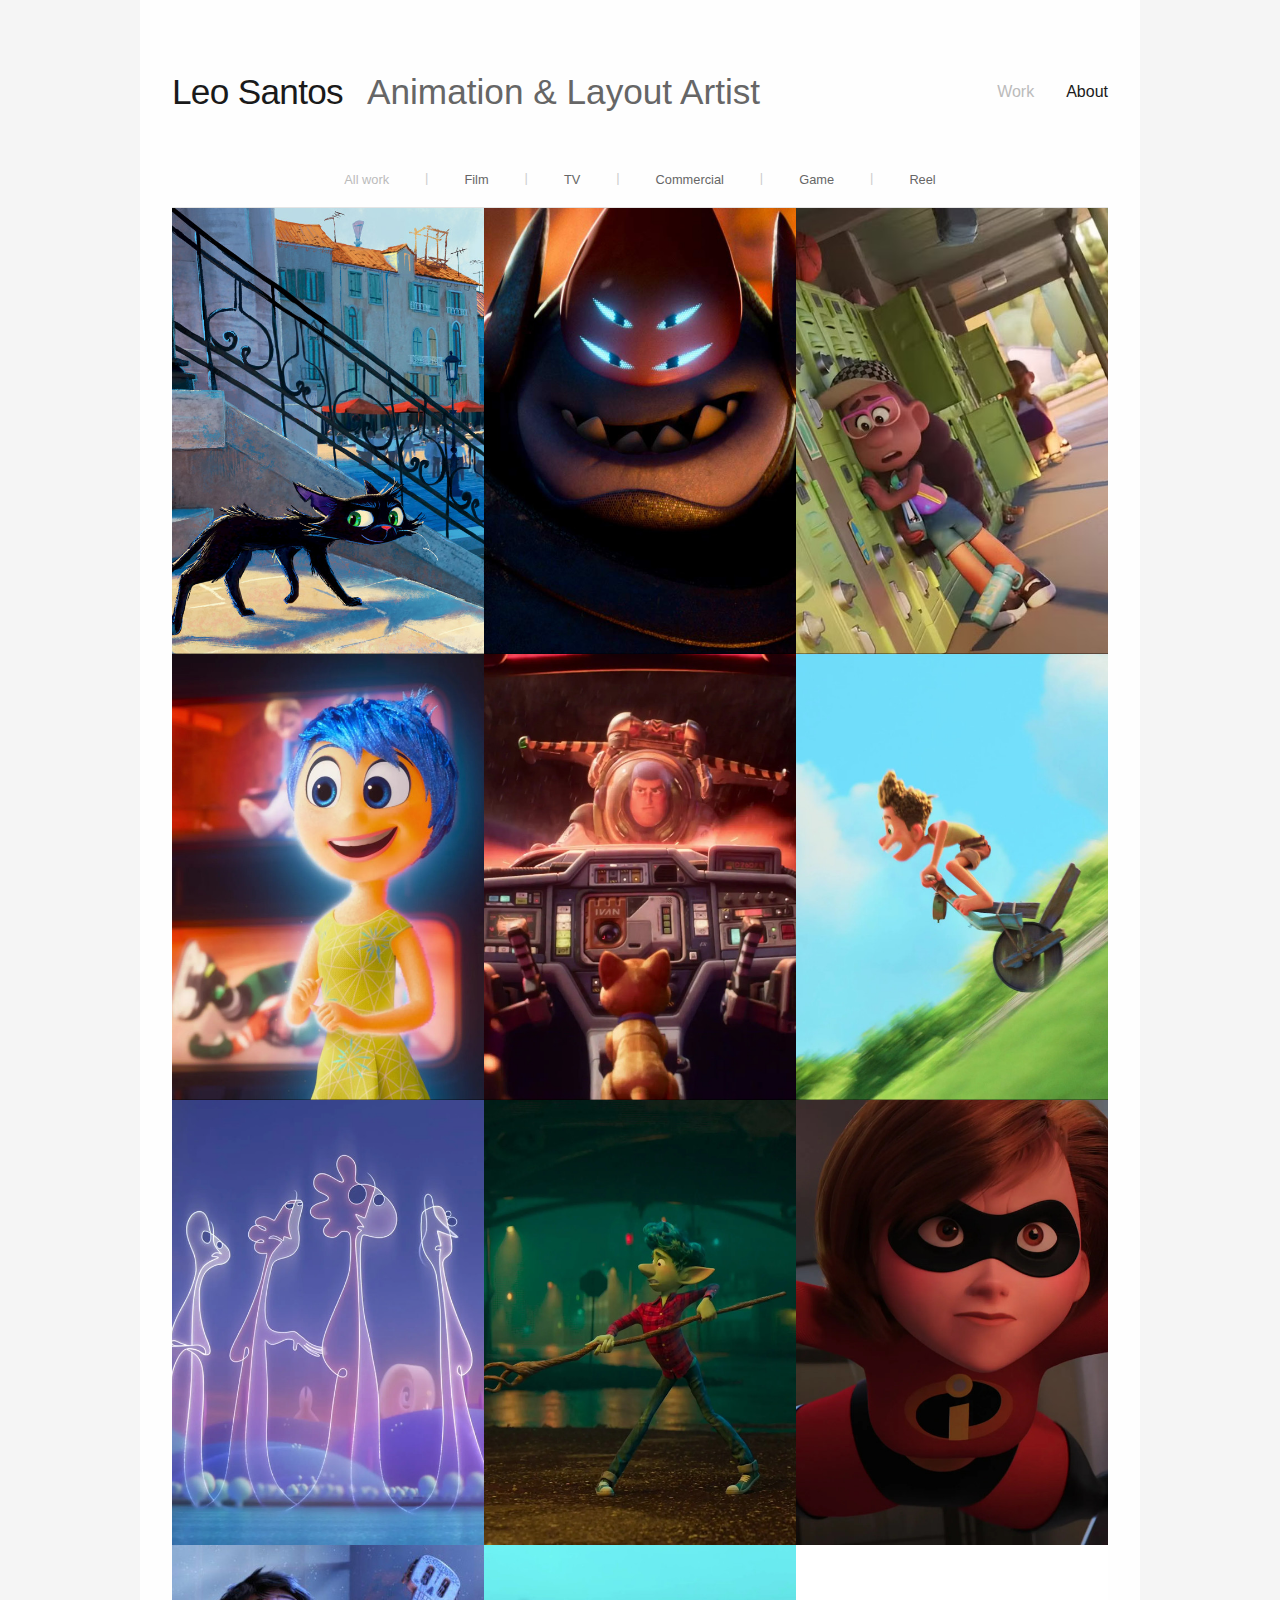
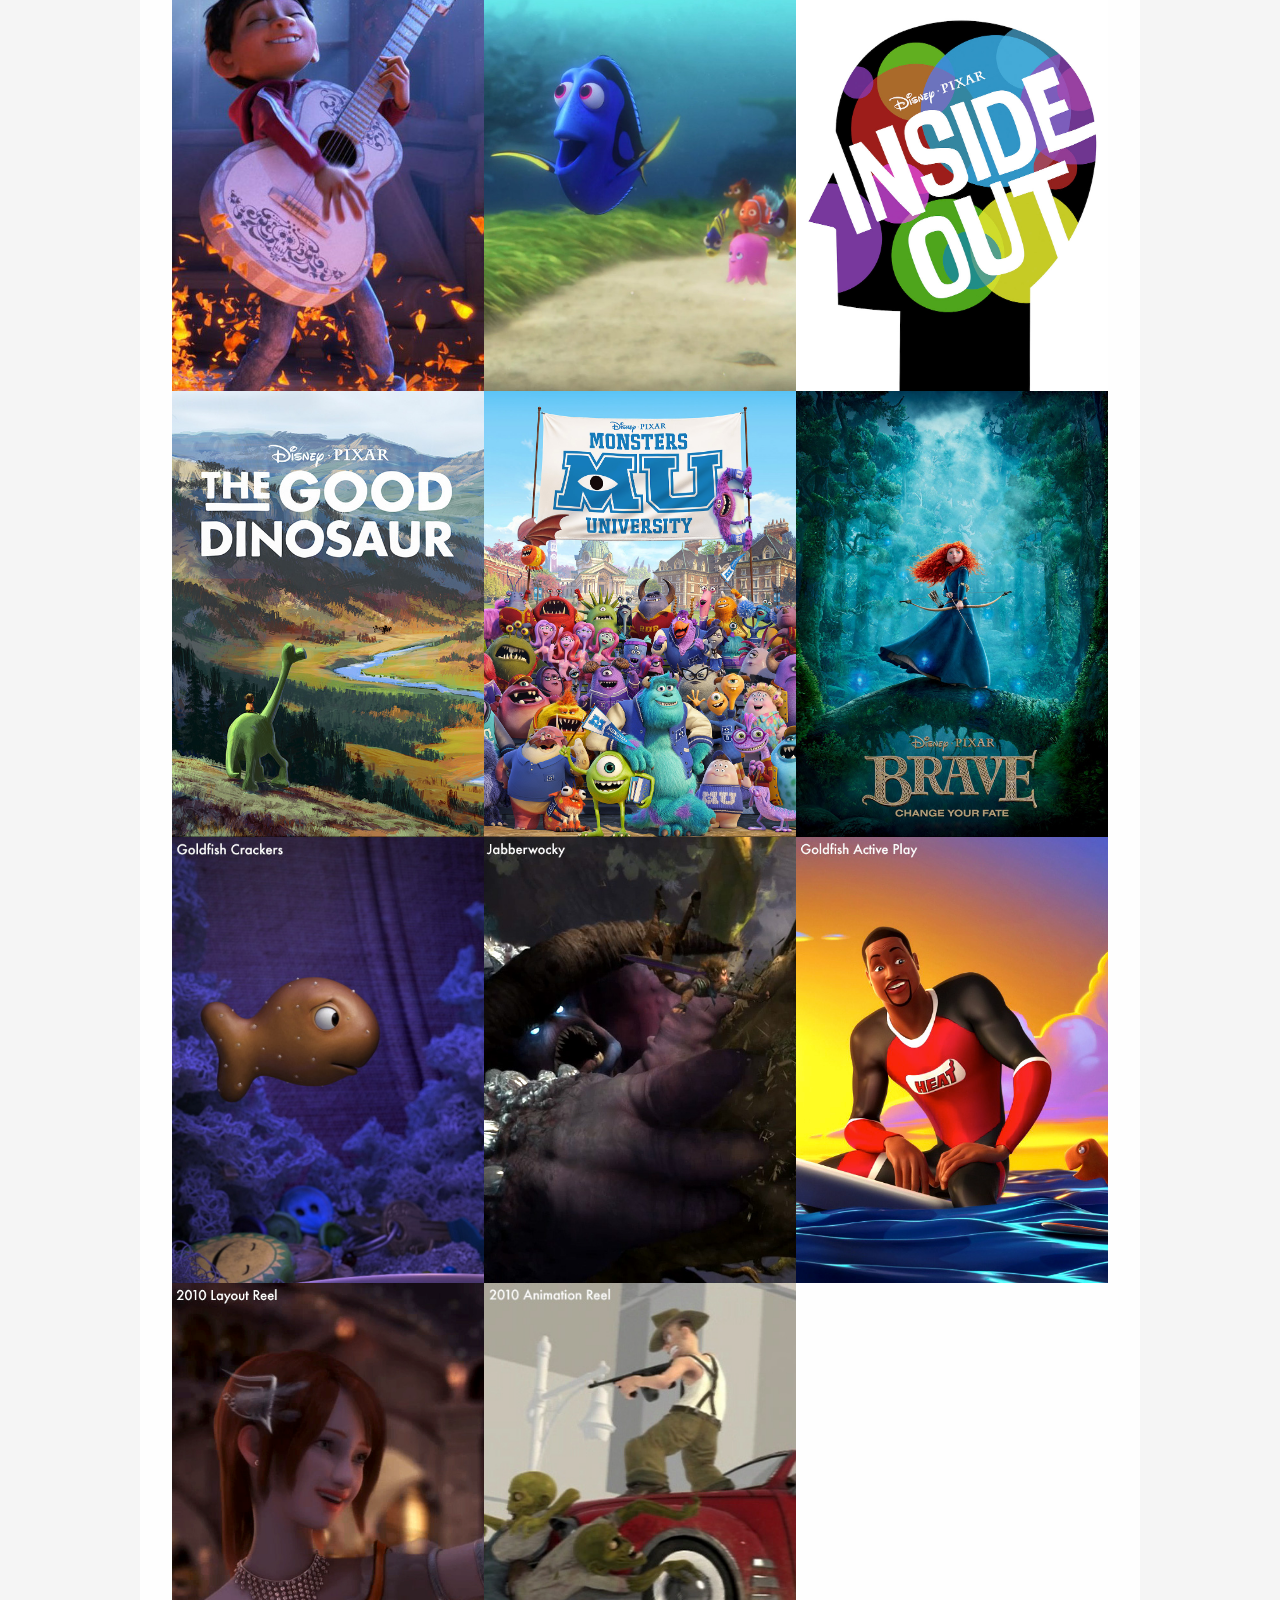
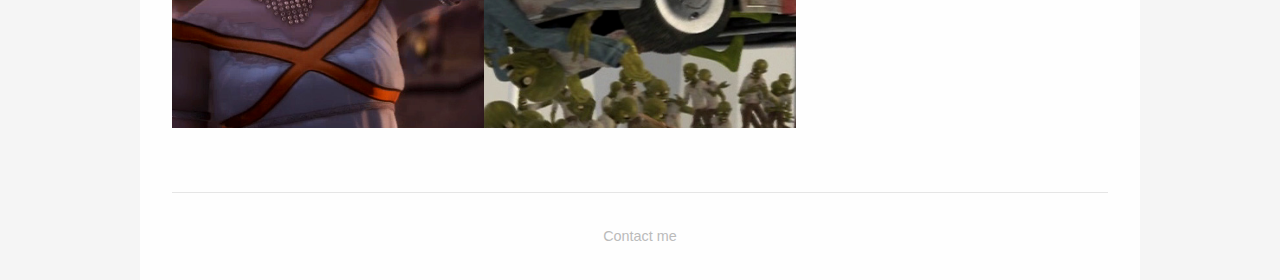
<file: index.html>
<!DOCTYPE html>
<html lang="en">
<head>
    <meta charset="UTF-8">
    <meta name="viewport" content="width=device-width, initial-scale=1.0">
    <title>Leo Santos - Animation Portfolio</title>
    <link rel="stylesheet" href="css/shared.css">
    <link rel="stylesheet" href="css/header.css">
    <link rel="stylesheet" href="css/portfolio.css">
    <link rel="stylesheet" href="css/article.css">
</head>
<body>
    <div class="container">
        <!-- Portfolio Grid View -->
        <div id="portfolio-view">
            <div id="header-container">
                <!-- Header will be loaded here -->
            </div>



            <div id="loading" class="loading">
                Loading projects...
            </div>

            <div class="portfolio-grid" id="portfolio-grid" style="display: none;">
                <!-- Projects will be loaded here -->
            </div>
        </div>

        <!-- Article View -->
        <div id="article-view" class="article-view">
            <a href="#" class="back-button" id="back-button">Back to Portfolio</a>
            <div id="article-content">
                <!-- Article content will be loaded here -->
            </div>
        </div>

        <div id="footer-container">
            <!-- Footer will be loaded here -->
        </div>

    </div>

    <script src="js/markdown-parser.js"></script>
    <script src="js/content-loader.js"></script>
    <script src="js/header.js"></script>
    <script src="js/portfolio.js"></script>
    <script>
        // Initialize header for work page
        document.addEventListener('DOMContentLoaded', () => {
            new HeaderManager('work');
        });
    </script>
</body>
</html>
</file>
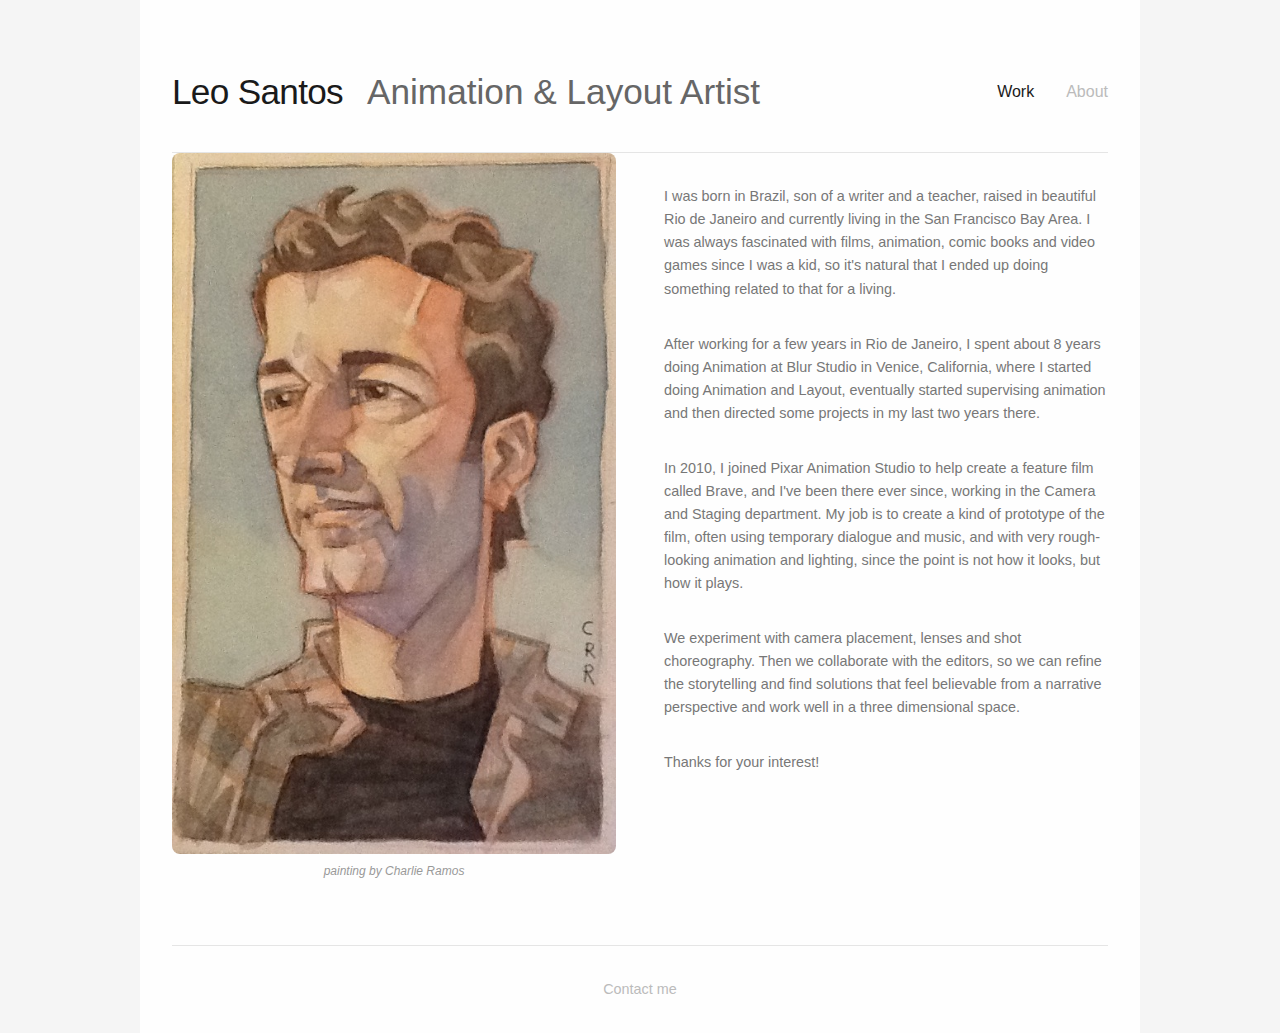
<file: about.html>
<!DOCTYPE html>
<html lang="en">
<head>
    <meta charset="UTF-8">
    <meta name="viewport" content="width=device-width, initial-scale=1.0">
    <title>About - Leo Santos</title>
    <link rel="stylesheet" href="css/shared.css">
    <link rel="stylesheet" href="css/header.css">
    <link rel="stylesheet" href="css/about.css">
</head>
<body>
    <script src="js/markdown-parser.js"></script>
    <script src="js/content-loader.js"></script>
    <script src="js/header.js"></script>
    <script src="js/about.js"></script>

</body>
</html>
    <div class="container">
        <div id="header-container">
            <!-- Header will be loaded here -->
        </div>

        <div class="about-content">
            <div class="about-intro">
                <div class="profile-column">
                    <img src="media/images/portrait.jpg" alt="Leo Santos" class="profile-image">
                    <p class="portrait-attribution">painting by <a href="https://www.charlieramos.net/paintings" target="_blank">Charlie Ramos</a></p>
                </div>

                <div class="intro-content" id="about-content">
                    <div>Loading...</div>
                </div>
            </div>
        </div>

        <div id="footer-container">
            <!-- Footer will be loaded here -->
        </div>
    </div>

    <script>
        // Initialize header for about page
        document.addEventListener('DOMContentLoaded', () => {
            new HeaderManager('about');
        });
    </script>
</body>
</html>
</file>
<file: css/shared.css>
/* Shared CSS - Centralized color scheme and typography */

/* Color Scheme */
:root {
    --primary-text: #1a1a1a;
    --body-text: #777;
    --light-text: #666;
    --lighter-text: #999;
    --background: #fefefe;
    --accent-color: #bbb;
    --accent-hover: #666;
    --border-color: #e5e5e5;
    --error-color: #cc4444;
    --overlay-bg: rgba(0,0,0,0.8);
    --overlay-text: rgba(255,255,255,0.8);
    --overlay-light: rgba(255,255,255,0.6);
    --card-bg: white;
    --loading-bg: #f8f9fa;
}

/* Typography */
body {
    font-family: 'Helvetica Neue', Arial, sans-serif;
    line-height: 1.6;
    color: var(--body-text);
    background-color: #f5f5f5;
    font-size: 0.9rem;
}

/* Headings use primary text color and Futura-like font */
h1, h2, h3, h4, h5, h6 {
    color: var(--primary-text);
    font-family: 'Futura', 'Century Gothic', 'Trebuchet MS', 'Avenir', sans-serif;
}

/* Body text uses gray */
p, li, .body-text {
    color: var(--body-text);
}

/* Light text variants */
.light-text {
    color: var(--light-text);
}

.lighter-text {
    color: var(--lighter-text);
}

/* Links */
a {
    color: var(--accent-color);
    text-decoration: none;
    transition: color 0.2s ease;
}

a:hover {
    color: var(--accent-hover);
}

/* Common utility classes */
.primary-text {
    color: var(--primary-text);
}

.accent-text {
    color: var(--accent-color);
}

.error-text {
    color: var(--error-color);
}

/* Reset margins and padding */
* {
    margin: 0;
    padding: 0;
    box-sizing: border-box;
}

/* Container */
.container {
    max-width: 1000px;
    margin: 0 auto;
    padding: 0 2rem;
    background-color: var(--background);
}

/* Loading states */
.loading {
    text-align: center;
    padding: 4rem 0;
    color: var(--light-text);
    font-family: 'Helvetica Neue', Arial, sans-serif;
}

.article-loading {
    text-align: center;
    padding: 3rem 0;
    color: var(--light-text);
}

.article-error {
    text-align: center;
    padding: 3rem 0;
    color: var(--error-color);
}

/* Footer */
.footer {
    border-top: 1px solid var(--border-color, #e5e5e5);
    padding: 2rem 0;
    margin-top: 4rem;
    position: relative;
}

.footer-content {
    text-align: center;
}

.footer-email {
    color: var(--accent-color);
    text-decoration: none;
    font-size: 0.9rem;
}

.footer-email:hover {
    text-decoration: underline;
}

.up-button {
    position: fixed;
    bottom: 2rem;
    right: 2rem;
    background: var(--accent-color);
    color: white;
    border: none;
    border-radius: 2rem;
    padding: 0.5rem 1rem;
    cursor: pointer;
    font-size: 0.9rem;
    transition: all 0.3s ease;
    z-index: 100;
    display: none;
    white-space: nowrap;
}

.up-button:hover {
    background: var(--accent-hover);
    transform: translateY(-2px);
}

.up-button.visible {
    display: block;
}

/* Responsive */
@media (max-width: 768px) {
    .container {
        padding: 0 1rem;
    }

    .up-button {
        bottom: 1rem;
        right: 1rem;
        padding: 0.4rem 0.8rem;
        font-size: 0.8rem;
    }
}
</file>
<file: css/header.css>
/* Header Styles */

.header {
    padding: 4rem 0 2rem;
    margin-bottom: 0;
    display: flex;
    justify-content: space-between;
    align-items: center;
}

.header-left h1 {
    font-size: 2.2rem;
    font-weight: normal;
    margin-bottom: 0;
    letter-spacing: -0.02em;
    display: inline;
}

.header-left .subtitle {
    font-size: 2.2rem;
    color: var(--light-text);
    font-weight: 300;
    margin-left: 1.5rem;
}

.header-nav {
    display: flex;
    gap: 2rem;
}

.header-nav a {
    color: var(--primary-text);
    text-decoration: none;
    font-size: 1rem;
    font-weight: 400;
    transition: color 0.2s ease;
}

.header-nav a:hover {
    color: var(--accent-color);
}

.header-nav a.active {
    color: var(--accent-color);
    font-weight: 500;
}

/* Header Responsive */
@media (max-width: 768px) {
    .header {
        padding: 2rem 0 1rem;
        margin-bottom: 0;
        flex-direction: column;
        align-items: flex-start;
        gap: 1rem;
    }

    .header-left h1 {
        font-size: 1.8rem;
    }

    .header-left .subtitle {
        font-size: 1.8rem;
    }
}
</file>
<file: css/portfolio.css>
/* Portfolio Styles */

/* Filter Buttons */
.filter-buttons {
    display: flex;
    gap: 1.5rem;
    padding: 1rem 0;
    justify-content: center;
    border-bottom: 1px solid var(--border-color);
    margin-bottom: 0;
}

.filter-btn {
    padding: 0.25rem 0.5rem;
    border: none;
    background: transparent;
    color: var(--light-text);
    font-family: inherit;
    font-size: 0.8rem;
    cursor: pointer;
    transition: color 0.2s ease;
}

.filter-separator {
    color: #ccc;
    font-size: 0.8rem;
    margin: 0 0.25rem;
}

.filter-btn:hover {
    color: var(--primary-text);
}

.filter-btn.active {
    color: var(--accent-color);
    font-weight: 500;
}

/* Grid */
.portfolio-grid {
    display: grid;
    grid-template-columns: repeat(3, 1fr);
    gap: 0;
    margin-bottom: 4rem;
}

.project-card {
    cursor: pointer;
    transition: transform 0.3s ease, box-shadow 0.3s ease;
    border-radius: 0;
    overflow: hidden;
    background: white;
    aspect-ratio: 595/850;
    display: flex;
    flex-direction: column;
    position: relative;
}

.project-card:hover {
    transform: scale(1.05);
    box-shadow: 0 12px 24px rgba(0,0,0,0.1);
    z-index: 10;
}

.project-thumbnail {
    width: 100%;
    flex: 1;
    background-size: cover;
    background-position: center;
    background-color: #f5f5f5;
    position: relative;
}

.project-thumbnail img {
    width: 100%;
    height: 100%;
    object-fit: cover;
}

.project-thumbnail-placeholder {
    width: 100%;
    height: 100%;
    background: linear-gradient(135deg, #f5f7fa 0%, #c3cfe2 100%);
    display: flex;
    align-items: center;
    justify-content: center;
    font-family: 'Helvetica Neue', Arial, sans-serif;
    font-size: 0.8rem;
    color: #666;
}

.project-info {
    padding: 1rem;
    background: var(--overlay-bg);
    color: white;
    position: absolute;
    bottom: 0;
    left: 0;
    right: 0;
    transform: translateY(100%);
    transition: transform 0.3s ease;
}

.project-card:hover .project-info {
    transform: translateY(0);
}

.project-title {
    font-size: 1rem;
    margin-bottom: 0.3rem;
    font-weight: 400;
    color: white;
}

.project-role {
    font-size: 0.8rem;
    color: var(--overlay-text);
    margin-bottom: 0.3rem;
}

.project-year {
    font-size: 0.7rem;
    color: var(--overlay-light);
}

/* Portfolio Responsive */
@media (max-width: 768px) {
    .filter-buttons {
        gap: 1rem;
    }
    
    .filter-btn {
        font-size: 0.75rem;
        padding: 0.2rem 0.4rem;
    }
}

@media (max-width: 900px) {
    .portfolio-grid {
        grid-template-columns: repeat(2, 1fr);
    }
}

@media (max-width: 600px) {
    .portfolio-grid {
        grid-template-columns: 1fr;
        gap: 2rem;
    }
}
</file>
<file: css/article.css>
/* Article Styles */

/* Article View */
.article-view {
    display: none;
    margin: 0 auto;
}

.back-to-portfolio-button {
    position: fixed;
    top: 2rem;
    left: 2rem;
    background: var(--accent-color);
    color: white;
    border: none;
    border-radius: 2rem;
    padding: 0.33rem 0.67rem;
    cursor: pointer;
    font-size: 0.9rem;
    transition: all 0.3s ease;
    z-index: 100;
    white-space: nowrap;
    text-decoration: none;
    display: inline-block;
    line-height: 1;
}

.back-to-portfolio-button:hover {
    background: var(--accent-hover);
    color: white;
    transform: translateY(-2px);
}

.back-to-portfolio-button::before {
    content: '←';
    margin-right: 0.5rem;
    font-size: 1.1rem;
}

.article-header {
    margin-bottom: 3rem;
    padding-bottom: 2rem;
    padding-top: 4rem;
    border-bottom: 1px solid var(--border-color);
}

.article-title {
    font-size: 2rem;
    margin-bottom: 1rem;
    font-weight: 400;
    letter-spacing: -0.01em;
}

.article-meta {
    color: var(--light-text);
    font-size: 0.9rem;
}

.article-content {
    font-size: 1rem;
    line-height: 1.7;
    margin-bottom: 3rem;
}

.article-content h1,
.article-content h2 {
    font-size: 1.3rem;
    margin: 2rem 0 1rem;
    font-weight: 400;
}

.article-content h3 {
    font-size: 1.2rem;
    margin: 1.5rem 0 0.8rem;
    font-weight: 400;
}

.article-content p {
    margin-bottom: 1.2rem;
}

.article-content ul {
    margin: 1rem 0 1.5rem 2rem;
}

.article-content li {
    margin-bottom: 0.5rem;
}

.article-content img {
    max-width: 100%;
    height: auto;
    margin: 1.5rem 0;
    border-radius: 4px;
}

.article-content video {
    width: 100%;
    height: auto;
    margin: 1.5rem 0;
    border-radius: 4px;
}

/* Article Responsive */
@media (max-width: 768px) {
    .article-title {
        font-size: 1.6rem;
    }

    .article-content {
        font-size: 0.9rem;
    }

    .article-header {
        padding-top: 3rem;
    }

    .back-to-portfolio-button {
        top: 1rem;
        left: 1rem;
        padding: 0.27rem 0.53rem;
        font-size: 0.8rem;
    }
}
</file>
<file: css/about.css>
/* About Page Styles */

/* About Content */
.about-content {
    margin-bottom: 4rem;
    border-top: 1px solid var(--border-color);
    padding-top: 0;
}

.about-intro {
    display: flex;
    gap: 3rem;
    margin-bottom: 4rem;
    align-items: flex-start;
}

.profile-image {
    width: 100%;
    aspect-ratio: 538/849;
    border-radius: 8px;
    object-fit: cover;
    flex-shrink: 0;
    display: block;
}

.profile-column {
    flex: 1;
}

.intro-content {
    flex: 1;
}

.about-section {
    margin-bottom: 3rem;
}

.about-section h2 {
    font-size: 1.6rem;
    margin-bottom: 1.5rem;
    font-weight: 500;
}

.about-section p {
    font-size: 0.9rem;
    line-height: 1.8;
    margin-bottom: 1.4rem;
}

.about-section ul {
    margin: 1rem 0 1.5rem 2rem;
}

.about-section li {
    margin-bottom: 0.5rem;
    font-size: 0.9rem;
    line-height: 1.8;
}

.contact-info {
    background: var(--loading-bg);
    padding: 2rem;
    border-radius: 8px;
    margin-top: 3rem;
}

.contact-info h3 {
    font-size: 1.2rem;
    margin-bottom: 1rem;
    font-weight: 500;
}

.contact-info p {
    margin-bottom: 0.5rem;
}

.portrait-attribution {
    font-size: 0.75rem;
    color: var(--lighter-text);
    margin-top: 0.5rem;
    text-align: center;
    font-style: italic;
}

.portrait-attribution a {
    color: var(--lighter-text);
    text-decoration: none;
}

.portrait-attribution a:hover {
    color: var(--accent-color);
    text-decoration: underline;
}

/* About Responsive */
@media (max-width: 768px) {
    .about-intro {
        flex-direction: column;
        gap: 2rem;
    }

    .profile-image {
        width: 100%;
        max-width: 300px;
        margin: 0 auto;
    }
}
</file>
